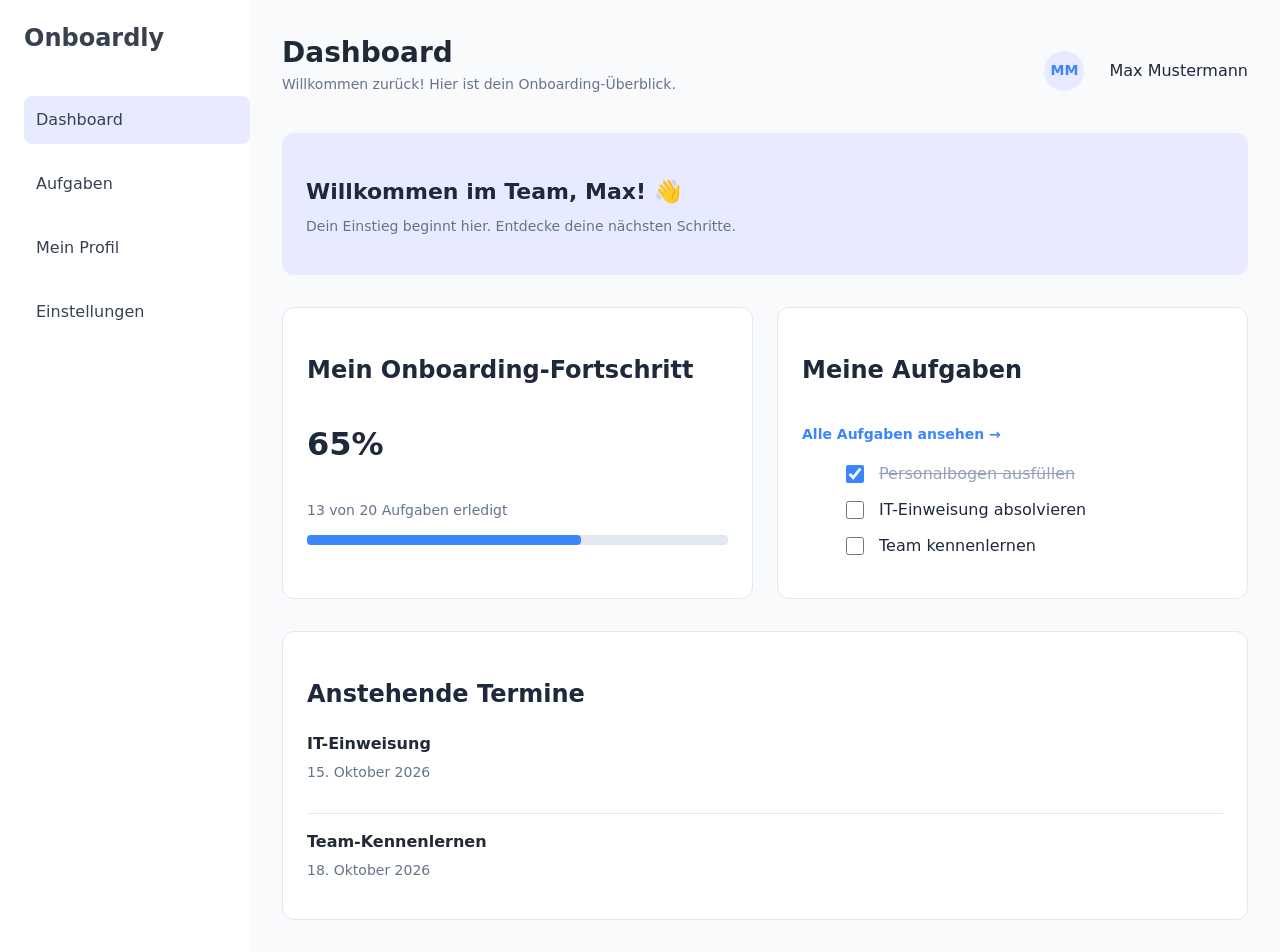
<file: index.html>
<!DOCTYPE html>
<html lang="de">

<head>
    <meta charset="UTF-8">
    <meta name="viewport" content="width=device-width, initial-scale=1.0">

    <title>Onboardly | Dashboard</title>

    <link rel="stylesheet" href="./css/styles.css">
</head>

<body>

<div class="app-container">
<aside> 
    <h2 class="logo"> Onboardly</h2>

<nav class="dashboard-navigation" aria-label="Hauptnavigation"> 
<ul>
<li class="nav-item"><a class="nav-link active" href="index.html">Dashboard</a></li>
<li class="nav-item"><a class="nav-link" href="aufgaben.html">Aufgaben</a></li>
<li class="nav-item"><a class="nav-link" href="profil.html"> Mein Profil</a></li>
<li class="nav-item"><a class="nav-link" href="einstellungen.html">Einstellungen</a></li>
</ul>
</nav>


</aside>
<main> 


<header class="dashboard-header"> 

<div class="header-left">
    <h1>Dashboard</h1>
    <p class="hello-text"> Willkommen zurück! Hier ist dein Onboarding-Überblick.</p>

</div>

<div class="header-right">
<span class="user-avatar"> MM </span>
<p class="user-name"> Max Mustermann</p>
</div>



</header>

<section class="welcome-card"> 
<h2> Willkommen im Team, Max! 👋</h2>
<p> Dein Einstieg beginnt hier. Entdecke deine nächsten Schritte.</p>
</section>


 <div class="dashboard-cards">   
<div class="progress-card"> 
<h2>Mein Onboarding-Fortschritt</h2>
<p class="progress-value"> 65%</p>
<p class="progress-description"> 13 von 20 Aufgaben erledigt</p>
<div class="progress-bar"> 
<div class="progress-fill"> </div>
</div>
</div>

<div class="tasks-card"> 
<h2>Meine Aufgaben </h2>
<a href="aufgaben.html" class="tasks-more-link">
    Alle Aufgaben ansehen →
</a>
 <ul>
    <li> <label for="task-marker-personal">
    <input id="task-marker-personal" type="checkbox" checked><span>Personalbogen ausfüllen</span></label></li>


   <li> <label for="task-marker-it"> <input id="task-marker-it" type="checkbox"><span>IT-Einweisung absolvieren </span></label></li>

<li> <label for="task-marker-team"> <input id="task-marker-team" type="checkbox"><span>Team kennenlernen</span></label></li>

</ul>
</div>
</div>

<section class="appointments-card"> 
<h2>Anstehende Termine </h2>
<article> <p class="appointment-title">IT-Einweisung</p>
    <p class="appointment-date">15. Oktober 2026</p></article>
<article> <p class="appointment-title">Team-Kennenlernen</p>
    <p class="appointment-date">18. Oktober 2026</p></article>


</section>




</main>
























</div>
</body>
</file>
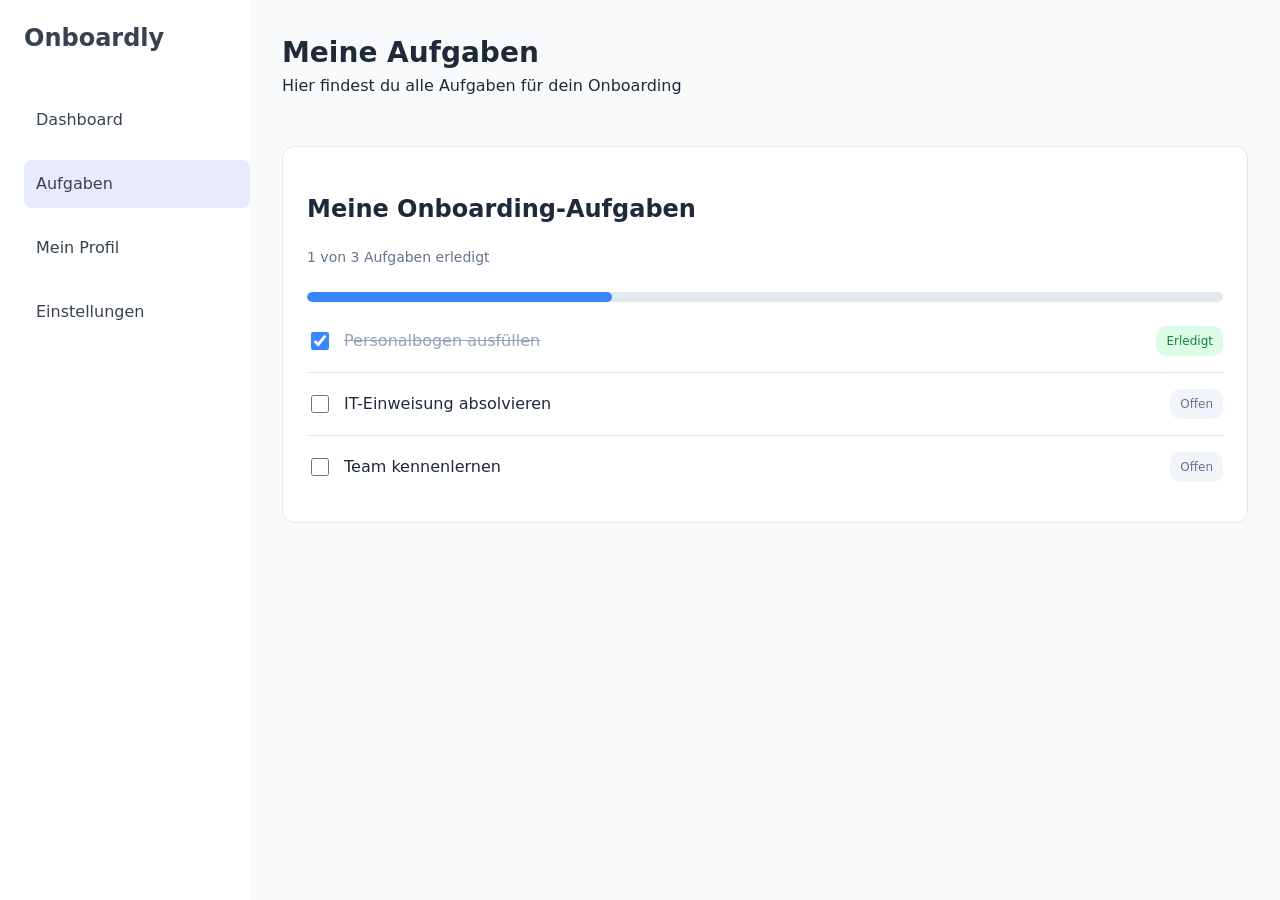
<file: aufgaben.html>
<!DOCTYPE html>
<html lang="de">
<head>
    <meta charset="UTF-8">
    <meta name="viewport" content="width=device-width, initial-scale=1.0">
    <link rel="stylesheet" href="./css/styles.css">
    <title>Aufgaben | Onboardly</title>
</head>
<body>
<div class="app-container">

    <aside> 
    <h2 class="logo"> Onboardly</h2>

<nav class="dashboard-navigation" aria-label="Hauptnavigation"> 
<ul>
<li class="nav-item"><a class="nav-link" href="index.html">Dashboard</a></li>
<li class="nav-item"><a class="nav-link active" href="aufgaben.html">Aufgaben</a></li>
<li class="nav-item"><a class="nav-link" href="profil.html"> Mein Profil</a></li>
<li class="nav-item"><a class="nav-link" href="einstellungen.html">Einstellungen</a></li>
</ul>
</nav>


</aside>

<main> 
<header class="dashboard-header"> 
    <div class="header-left">
    <h1>Meine Aufgaben </h1>
    <p> Hier findest du alle Aufgaben für dein Onboarding </p></div>
</header>

<section class="task-overview">
<h2>Meine Onboarding-Aufgaben</h2>


<p class="task-status">1 von 3 Aufgaben erledigt</p>

<div class="task-progress">
    <div class="task-progress-fill"></div>
</div>

<ul> 
<li><label for="task-1"> 

    <input id="task-1" type="checkbox" checked> <span>Personalbogen ausfüllen</span> </label> <span class="task-badge completed">Erledigt</span></li>


<li><label for="task-2"> 
    
<input id="task-2" type="checkbox"> <span> IT-Einweisung absolvieren</span> </label><span class="task-badge ">Offen</span></li>



<li><label for="task-3"> 
    
<input id="task-3" type="checkbox"> <span>Team kennenlernen</span></label><span class="task-badge">Offen</span></li>



</ul>


</section>




</main>










</div>
</body>
</html>
</file>
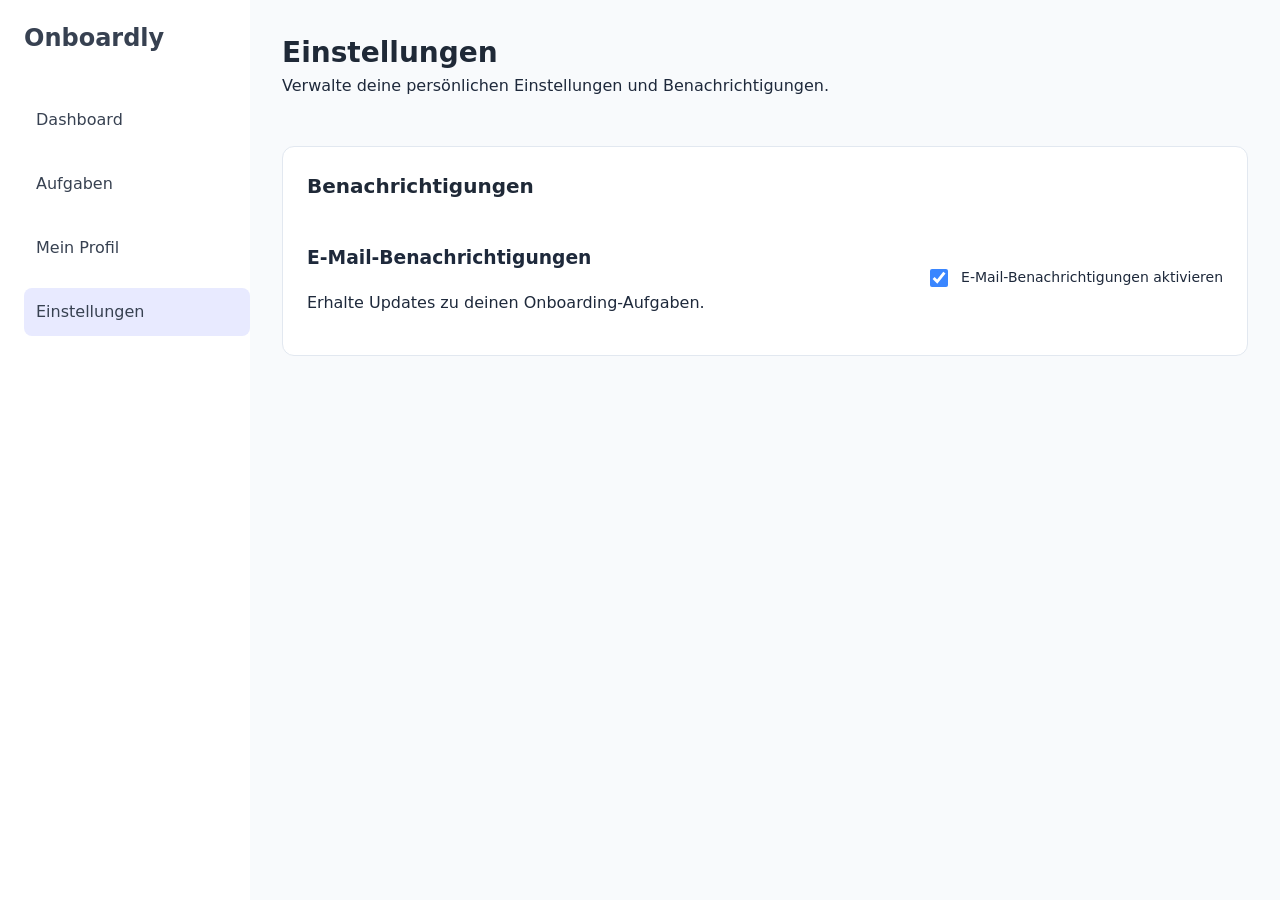
<file: einstellungen.html>
<!DOCTYPE html>
<html lang="de">
<head>
    <meta charset="UTF-8">
    <meta name="viewport" content="width=device-width, initial-scale=1.0">
    <link rel="stylesheet" href="./css/styles.css">
    <title>Einstellungen | Onboardly</title>
</head>
<body>
    

<div class="app-container">


    <aside> 
    <h2 class="logo"> Onboardly</h2>

<nav class="dashboard-navigation" aria-label="Hauptnavigation"> 
<ul>
<li class="nav-item"><a class="nav-link" href="index.html">Dashboard</a></li>
<li class="nav-item"><a class="nav-link" href="aufgaben.html">Aufgaben</a></li>
<li class="nav-item"><a class="nav-link" href="profil.html"> Mein Profil</a></li>
<li class="nav-item"><a class="nav-link active" href="einstellungen.html">Einstellungen</a></li>
</ul>
</nav>


</aside>

<main>
<header class="dashboard-header"> 
    <div class="header-left">
    <h1>Einstellungen </h1>
    <p> Verwalte deine persönlichen Einstellungen und Benachrichtigungen. </p></div>
</header>    


<section class="settings-card">

<h2>Benachrichtigungen </h2>

<div class="settings-item">

    <div class="settings-info">
        <h3>E-Mail-Benachrichtigungen</h3>
        <p>Erhalte Updates zu deinen Onboarding-Aufgaben.</p>
    </div>

    <label for="email-notifications" class="settings-toggle">
        <input type="checkbox" id="email-notifications" checked>
        <span>E-Mail-Benachrichtigungen aktivieren</span>
    </label>

</div>



</section>














</main>





</div>
</body>
</html>
</file>
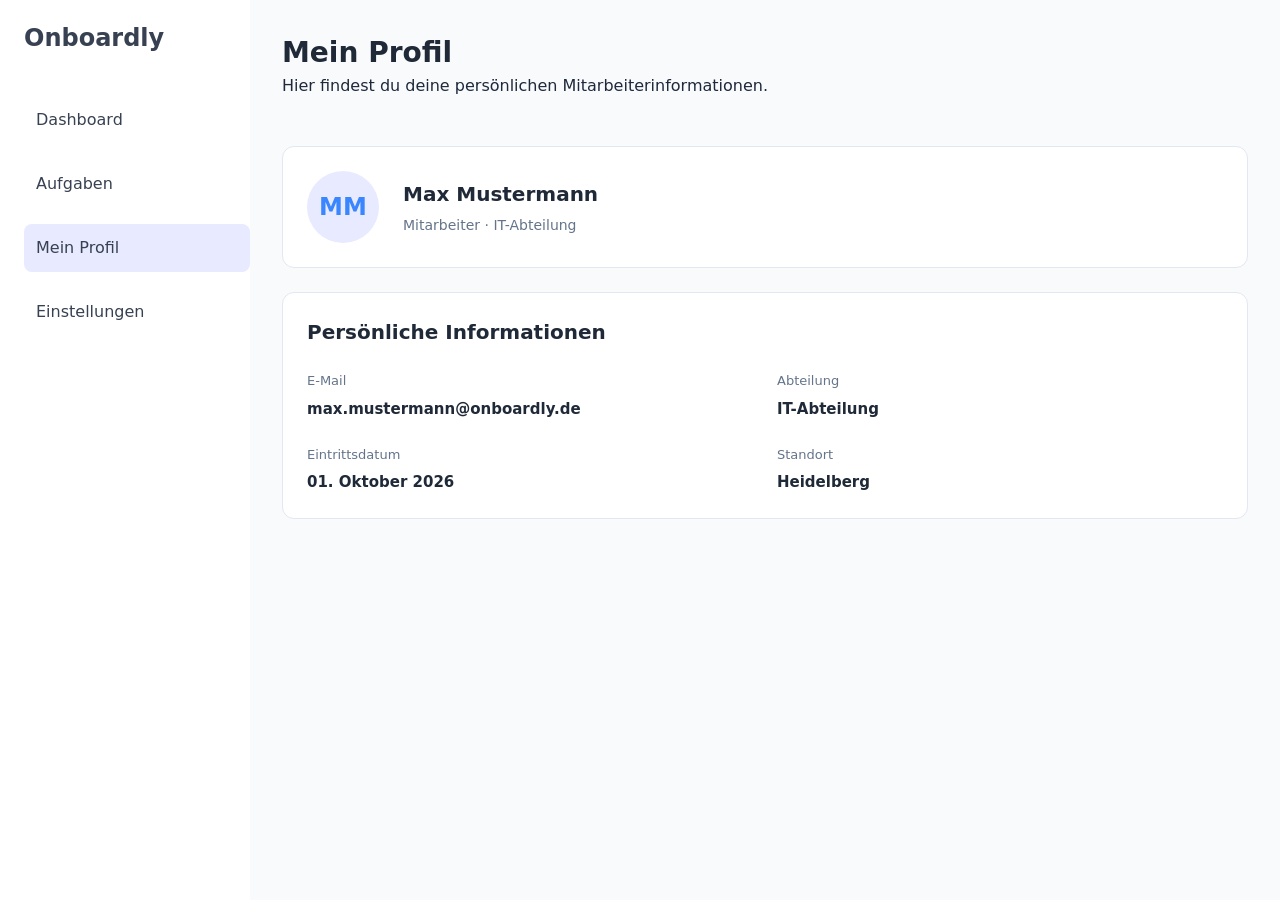
<file: profil.html>
<!DOCTYPE html>
<html lang="en">
<head>
    <meta charset="UTF-8">
    <meta name="viewport" content="width=device-width, initial-scale=1.0">
    <link rel="stylesheet" href="./css/styles.css">
    <title>Mein Profil | Onboardly</title>
</head>
<body>



<div class="app-container">


    <aside> 
    <h2 class="logo"> Onboardly</h2>

<nav class="dashboard-navigation" aria-label="Hauptnavigation"> 
<ul>
<li class="nav-item"><a class="nav-link" href="index.html">Dashboard</a></li>
<li class="nav-item"><a class="nav-link" href="aufgaben.html">Aufgaben</a></li>
<li class="nav-item"><a class="nav-link active" href="profil.html">Mein Profil</a></li>
<li class="nav-item"><a class="nav-link" href="einstellungen.html">Einstellungen</a></li>
</ul>
</nav>


</aside>

<main>
<header class="dashboard-header"> 

<div class="header-left"> 
    <h1> Mein Profil </h1>
    <p>Hier findest du deine persönlichen Mitarbeiterinformationen. </p>
</div>



</header>
<section class="profile-card">

<div class="profile-avatar">
    MM
</div>

<div class="profil-info">
<h2>Max Mustermann </h2>
<p> Mitarbeiter · IT-Abteilung </p> 

</div>

</section>


<section class="profile-details"> 


<h2> Persönliche Informationen </h2>
<div class="profile-details-grid">


<div class="detail-item"> 
<p> E-Mail</p>
<span>max.mustermann@onboardly.de </span>
</div>

<div class="detail-item"> 
<p>Abteilung</p>
<span>IT-Abteilung  </span>
</div>

<div class="detail-item"> 
<p>Eintrittsdatum</p>
<span>01. Oktober 2026  </span>
</div>

<div class="detail-item"> 
<p>Standort</p>
<span>Heidelberg </span>
</div>

</div>


</section>



</main>




</div>
</body>
</html>
</file>
<file: css/styles.css>
/* 1. Design Tokens */
:root {
  --color-text: #1e293b;
  --color-bg: #ffffff;
  --color-accent: #2f6db5;
  --space: 1rem;
  --radius: 0.5rem;
  --font-body: system-ui, -apple-system, "Segoe UI", Roboto, sans-serif;
}

/* 2. Reset */
*,
*::before,
*::after {
  box-sizing: border-box;
}

/* 3. Basis */
body {
  margin: 0;
  font-family: var(--font-body);
  line-height: 1.5;
  color: var(--color-text);
  background: var(--color-bg);
}

img {
  display: block;
  max-width: 100%;
  height: auto;
}

/* 4. Fokus sichtbar halten */
:focus-visible {
  outline: 3px solid var(--color-accent);
  outline-offset: 2px;
}

/* 5. Layout-Hilfe */
.container {
  width: min(100% - 2rem, 70rem);
  margin-inline: auto;
}



/*APP-CONTAINER */ 
.app-container{
    display: grid;
    grid-template-columns: 250px 1fr;
    min-height: 100vh;

}

@media (max-width: 768px) {
    .app-container {
        grid-template-columns: 1fr;
        grid-template-rows: auto 1fr;
    }
}



/* HEADER */ 


.dashboard-header{
    display: flex;
justify-content: space-between;
align-items: center;
}

.dashboard-header h2{
  margin-top: 0;
}

.dashboard-header p{
  margin-top: 0;
}


@media (max-width: 768px) {
.dashboard-header{
flex-direction: column;
align-items: flex-start;
gap: 16px;}
}


.header-right{
 display: flex;
align-items: center;
gap: 25px;

}

.user-avatar{
    width: 40px;
    height: 40px;
    background-color: #E8EAFF;
    border-radius: 50%;

    font-size: 14px;
    font-weight: 600;
    color: #3A86FF;

    display: flex;
    justify-content: center;
    align-items: center;


    /*justify-content: center; → zentriert die Initialen horizontal (X-Achse).

    align-items: center; → zentriert die Initialen vertikal (Y-Achse).*/
}


.user-name{
        margin: 0;

}

/*Welcome-card */ 

.welcome-card{
    background-color: #E8EAFF;
    padding: 24px; 
    border-radius: 12px;
    margin-top: 24px; 
}

.welcome-card h2{
font-size: 22px;
font-weight: 700;
color: #1F2937;
margin-bottom: 8px;
}

.welcome-card p{
    font-size: 14px;
    color: #64748B;
    margin-top: 0;
}






/*NAVIGATION */

aside{
    background-color: #ffffff;
    padding-left: 24px;
}

.logo{
color: #374151 ;
margin-bottom: 40px;

}

/*DASHBOARD-NAVIGATION*/ 



.dashboard-navigation > ul{
    list-style-type: none;
    margin: 0; 
    padding: 0;
    display: flex;
    flex-direction: column;
    gap: 16px;

}
@media (max-width: 768px) {
    .dashboard-navigation > ul {
        display: grid;
        grid-template-columns: repeat(2, 1fr);
        gap: 8px;
    }

    .nav-link {
        text-align: center;
    }
}


.nav-link{
    text-decoration: none;
    color: #374151;
    display: block;
    padding: 12px;
    border-radius: 8px;
    transition: background-color 0.2s;
}

.nav-link.active{
background-color: #E8EAFF;
}

.nav-link:not(.active):hover{
background-color: #E2E8F0;


}




      /*MAIN */ 

main{
    background-color: #F8FAFC;
    padding: 32px;
      }


@media(max-width: 768px){

main{

padding: 16px;

}
}


h1{
    color: #1F2937;
    font-size: 28px;
    font-weight: 700;
    margin: 0;
}

.hello-text{
  color:  #64748B;
  font-size: 14px;
  margin-top: 8px;
}




/*FORTSCHRITTS-KARTE + TASK-CARD*/ 


.dashboard-cards{
    display: grid;
    grid-template-columns: 1fr 1fr;
    gap: 24px;
}
@media (max-width: 640px) {
.dashboard-cards{
    grid-template-columns: minmax(0, 1fr);}
}

.progress-card, .tasks-card, .appointments-card{
background-color: #ffffff;
border-radius: 12px;
padding: 24px;
border: 1px solid #E2E8F0;
margin-top: 32px;
}

.progress-value{
    font-size: 32px;
    font-weight: 700;
}


.progress-description{
font-size: 14px;
color: #64748B;


}

.progress-bar{
    width:100%;
    height: 10px;
    background-color: #E2E8F0;
    border-radius: 4px;
}

.progress-fill{
    width: 65%;
    height: 100%;    
    background-color: #3a86ff;
    border-radius: 4px;

}


/*TASK-CARDS*/ 

.tasks-card label{
    display: flex;
    gap: 12px;
    align-items: center;
    cursor: pointer;
    user-select: none;
}

.tasks-card ul{
    list-style: none;
}

.tasks-card li {
margin-bottom: 12px;
}

.tasks-card input:checked + span {
    text-decoration: line-through;
    color: #94A3B8;
}

.tasks-card input[type="checkbox"]{
    width: 18px;
    height: 18px;
    accent-color:  #3A86FF;
    cursor: pointer;
}


.tasks-more-link {
    display: inline-block;
    margin-top: 16px;
    color: #3A86FF;
    font-size: 14px;
    font-weight: 600;
    text-decoration: none;
}

.tasks-more-link:hover {
    text-decoration: underline;
}














/*APPOINTMENT */ 
.appointments-card article:first-of-type {
    border-bottom: 1px solid #E2E8F0;
padding-bottom: 16px;    
margin-bottom: 16px;
}


.appointment-title{
    font-size: 16px;
    font-weight: 600;
    color: #1F2937;
    margin-bottom: 6px;
}

.appointment-date{
    font-size: 14px;
    color: #64748B;
    margin-top: 0;
}




















/* ======== Aufgaben HTML =================== */ 

.task-overview{

    background-color: #ffffff;
    padding: 24px;
    border-radius: 12px;
    border: 1px solid #E2E8F0;
    margin-top: 32px;
}



.task-overview ul{
    list-style-type: none;
    padding: 0;
    margin: 0;
}

.task-overview li
 {

    margin-bottom: 16px;
    display: flex;
    justify-content: space-between;
    align-items: center;
    gap: 16px;
}


.task-badge{
    font-size: 12px;
    color: #64748B;
    background-color: #F1F5F9;
    padding: 6px 10px;
    border-radius: 10px;
}

.task-badge.completed {
    color: #15803D;
    background-color: #DCFCE7;
}


.task-overview li:not(:last-child) {
    border-bottom: 1px solid #E2E8F0;
    padding-bottom: 16px;
}


.task-overview label{

display: flex;
align-items: center;
gap: 12px; 
cursor: pointer;
user-select: none;

}
.task-overview input[type="checkbox"]{

width: 18px;
height: 18px;
accent-color: #3A86FF;
cursor: pointer;

}


.task-overview input:checked + span {
    text-decoration: line-through;
    color: #94A3B8;
}



.task-status{

    font-size: 14px;
    color: #64748B;
    margin-top: 8px; 
    margin-bottom: 24px;


}

.task-progress {
    width: 100%;
    height: 10px;
    background-color: #E2E8F0;
    border-radius: 20px;
    overflow: hidden;
    margin-bottom: 24px;
}

.task-progress-fill {
    width: 33.33%;
    height: 100%;
    background-color: #3A86FF;
    border-radius: 20px;
}





/* MEIN PROFIL HTML */ 


.profile-card{

    display: flex;
    align-items: center;
    gap: 24px;

    background-color: #ffffff;
    padding: 24px;
    border-radius: 12px;
    border: 1px solid #E2E8F0;
    margin-top: 32px;
}



.profile-avatar {
    width: 72px;
    height: 72px;
    border-radius: 50%;
    background-color: #E8EAFF;
    color: #3A86FF;
    display: flex;
    justify-content: center;
    align-items: center;
    font-size: 24px;
    font-weight: 700;
}


.profil-info h2{
font-size: 20px;
color: #1F2937;
margin: 0 0 6px;

}


.profil-info p{
font-size: 14px;
color: #64748B;
margin: 0;


}

/*SECTION Persönliche Informationen */ 
.profile-details{
background-color: #ffffff;
padding: 24px;
border: 1px solid #E2E8F0;
border-radius: 12px;
margin-top: 24px;

}

.profile-details h2{
font-size: 20px;
color: #1F2937;
margin: 0 0 24px;

}


.profile-details-grid{
    display: grid;
    grid-template-columns:1fr 1fr;
    gap: 24px;
}



.detail-item p{
font-size: 13px;
color: #64748B;
margin: 0 0 6px;


}

.detail-item span{
    font-size: 15px;
    font-weight: 600;
    color: #1F2937;
    overflow-wrap: anywhere;
}

@media(max-width: 640px){
    .profile-details-grid{
        grid-template-columns: 1fr;
    }


.profile-card {
    flex-direction: column;
    text-align: center;
    gap: 16px;
}    
}






/* ===========================EINSTELLUNGEN SEITE===============================*/


.settings-toggle{
    display: flex;
    align-items: center;
    gap: 10px;
    cursor: pointer;
    font-size: 14px;
    user-select: none;
}

.settings-toggle input{
width: 18px;
height: 18px;
accent-color: #3A86FF ;

}

.settings-card{
background-color: #ffffff;
padding: 24px;
border: 1px solid #E2E8F0; 
border-radius: 12px;
margin-top: 32px;

}

.settings-card h2{

    font-size: 20px;
    color: #1F2937; 
    margin: 0 0 24px;
}

.settings-item{
display: flex;
flex-direction: row;
justify-content: space-between;
align-items: center;
gap: 24px;

}

@media(max-width: 640px){
    .settings-item{
        flex-direction: column;
        align-items: flex-start;
        gap: 16px;
    }}
</file>
